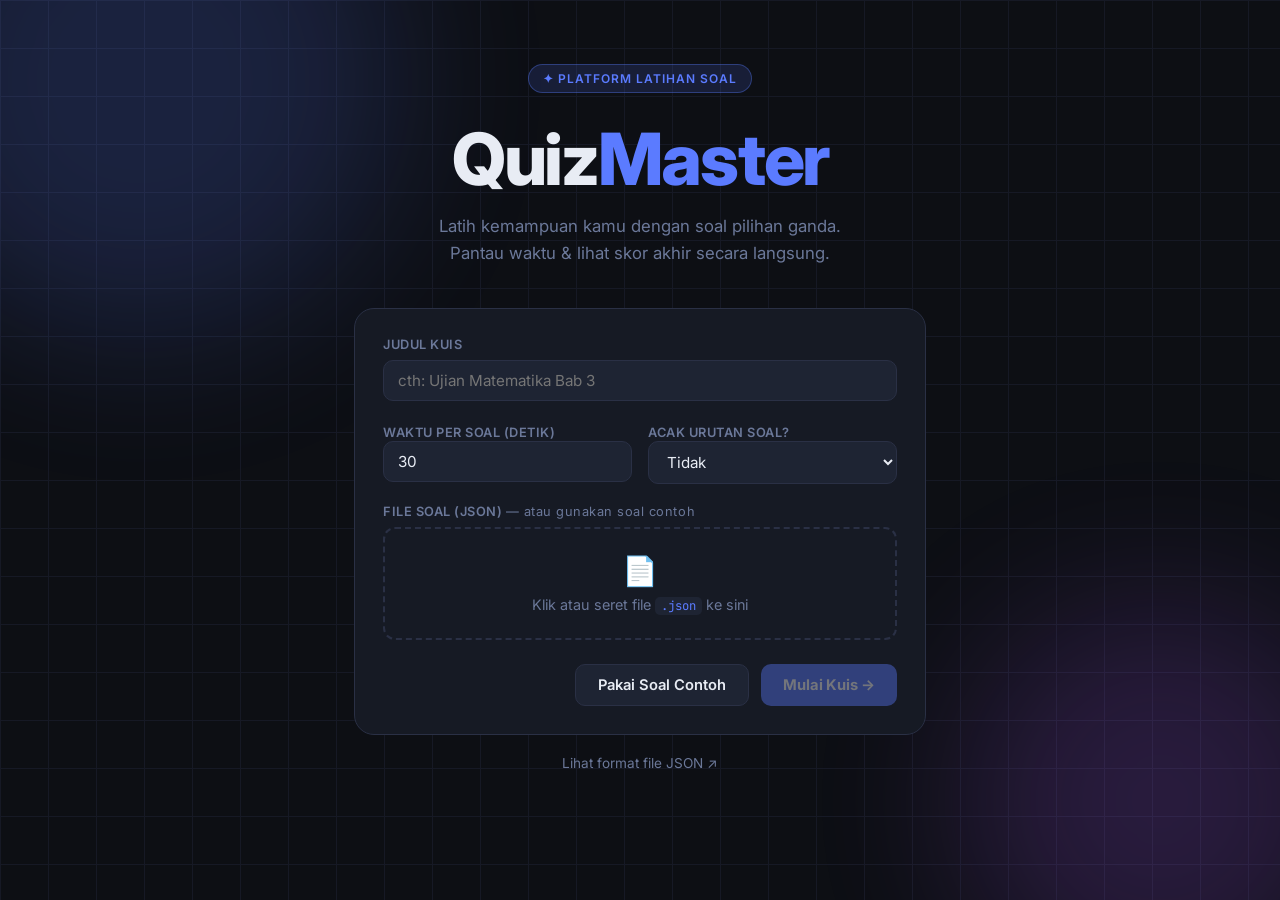
<file: index.html>
<!DOCTYPE html>
<html lang="id">
<head>
  <meta charset="UTF-8" />
  <meta name="viewport" content="width=device-width, initial-scale=1.0" />
  <title>QuizMaster — Latihan Soal</title>
  <link rel="stylesheet" href="style.css" />
  <link rel="preconnect" href="https://fonts.googleapis.com" />
  <link rel="preconnect" href="https://fonts.gstatic.com" crossorigin />
  <link href="https://fonts.googleapis.com/css2?family=Inter:wght@400;500;600;700;800&family=JetBrains+Mono:wght@500&display=swap" rel="stylesheet" />
</head>
<body>

  <!-- ══════════════════════════════════════════ SCREEN: HOME -->
  <div id="screen-home" class="screen active">
    <div class="home-bg">
      <div class="bg-grid"></div>
      <div class="bg-blob blob-1"></div>
      <div class="bg-blob blob-2"></div>
    </div>
    <div class="home-content">
      <div class="badge">✦ Platform Latihan Soal</div>
      <h1 class="home-title">Quiz<span class="accent">Master</span></h1>
      <p class="home-sub">Latih kemampuan kamu dengan soal pilihan ganda.<br />Pantau waktu & lihat skor akhir secara langsung.</p>

      <div class="config-card">
        <div class="config-row">
          <label for="cfg-title">Judul Kuis</label>
          <input id="cfg-title" type="text" placeholder="cth: Ujian Matematika Bab 3" />
        </div>
        <div class="config-row two-col">
          <div>
            <label for="cfg-time">Waktu per soal (detik)</label>
            <input id="cfg-time" type="number" min="5" max="300" value="30" />
          </div>
          <div>
            <label for="cfg-shuffle">Acak urutan soal?</label>
            <select id="cfg-shuffle">
              <option value="no">Tidak</option>
              <option value="yes">Ya</option>
            </select>
          </div>
        </div>
        <div class="config-row">
          <label>File Soal (JSON) <span class="hint">— atau gunakan soal contoh</span></label>
          <div class="file-zone" id="drop-zone">
            <span class="file-icon">📄</span>
            <span id="file-label">Klik atau seret file <code>.json</code> ke sini</span>
            <input type="file" id="file-input" accept=".json" hidden />
          </div>
        </div>
        <div class="config-actions">
          <button class="btn-secondary" id="btn-sample">Pakai Soal Contoh</button>
          <button class="btn-primary" id="btn-start" disabled>Mulai Kuis →</button>
        </div>
      </div>

      <a href="format.html" class="link-format">Lihat format file JSON ↗</a>
    </div>
  </div>

  <!-- ══════════════════════════════════════════ SCREEN: QUIZ -->
  <div id="screen-quiz" class="screen">
    <header class="quiz-header">
      <div class="quiz-meta">
        <span id="quiz-title-bar">Kuis</span>
        <span class="dot">·</span>
        <span id="q-counter">1 / 10</span>
      </div>
      <div class="timer-wrap">
        <svg class="timer-ring" viewBox="0 0 44 44">
          <circle class="ring-bg" cx="22" cy="22" r="18"/>
          <circle class="ring-fg" id="ring-fg" cx="22" cy="22" r="18"/>
        </svg>
        <span id="timer-num">30</span>
      </div>
    </header>

    <div class="progress-bar-wrap">
      <div class="progress-bar" id="progress-bar"></div>
    </div>

    <main class="quiz-body">
      <div class="question-card" id="question-card">
        <p class="q-label" id="q-label">Soal 1</p>
        <h2 class="q-text" id="q-text">Pertanyaan muncul di sini.</h2>
        <div class="options-grid" id="options-grid">
          <!-- injected by JS -->
        </div>
      </div>
    </main>

    <footer class="quiz-footer">
      <button class="btn-ghost" id="btn-prev">← Sebelumnya</button>
      <button class="btn-primary" id="btn-next">Selanjutnya →</button>
    </footer>
  </div>

  <!-- ══════════════════════════════════════════ SCREEN: RESULT -->
  <div id="screen-result" class="screen">
    <div class="result-wrap">
      <div class="result-trophy" id="result-trophy">🏆</div>
      <h2 class="result-title" id="result-title">Kuis Selesai!</h2>
      <p class="result-subtitle" id="result-subtitle">Lihat hasil kamu di bawah ini.</p>

      <div class="score-ring-wrap">
        <svg class="score-ring" viewBox="0 0 120 120">
          <circle class="sr-bg" cx="60" cy="60" r="50"/>
          <circle class="sr-fg" id="sr-fg" cx="60" cy="60" r="50"/>
        </svg>
        <div class="score-center">
          <span class="score-pct" id="score-pct">0%</span>
          <span class="score-label">Skor</span>
        </div>
      </div>

      <div class="stat-row">
        <div class="stat-box correct">
          <span class="stat-num" id="stat-correct">0</span>
          <span class="stat-lbl">Benar</span>
        </div>
        <div class="stat-box wrong">
          <span class="stat-num" id="stat-wrong">0</span>
          <span class="stat-lbl">Salah</span>
        </div>
        <div class="stat-box skip">
          <span class="stat-num" id="stat-skip">0</span>
          <span class="stat-lbl">Dilewati</span>
        </div>
      </div>

      <div class="result-actions">
        <button class="btn-secondary" id="btn-review">Lihat Pembahasan</button>
        <button class="btn-primary" id="btn-restart">Ulangi Kuis →</button>
      </div>
    </div>
  </div>

  <!-- ══════════════════════════════════════════ SCREEN: REVIEW -->
  <div id="screen-review" class="screen">
    <header class="review-header">
      <button class="btn-back" id="btn-back-result">← Kembali ke Hasil</button>
      <h2>Pembahasan Soal</h2>
    </header>
    <div class="review-list" id="review-list">
      <!-- injected by JS -->
    </div>
  </div>

  <script src="app.js"></script>
</body>
</html>
</file>
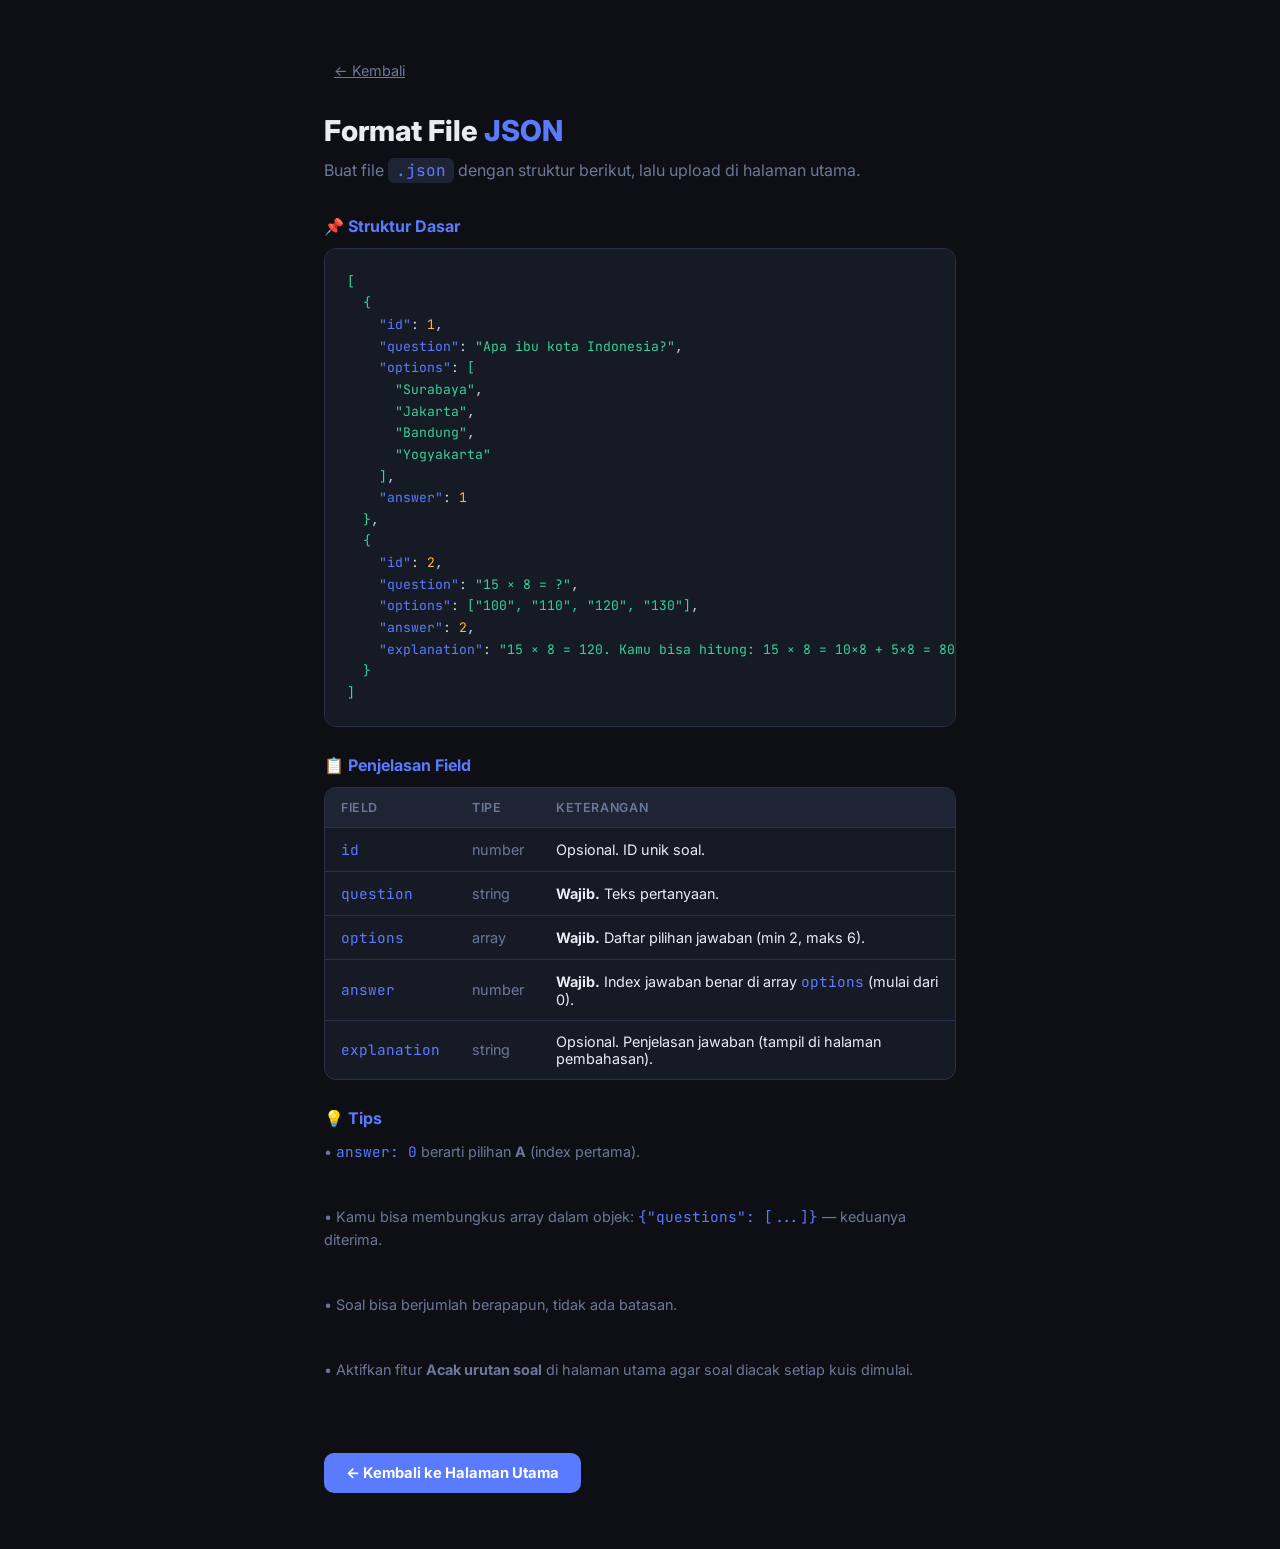
<file: format.html>
<!DOCTYPE html>
<html lang="id">
<head>
  <meta charset="UTF-8" />
  <meta name="viewport" content="width=device-width, initial-scale=1.0" />
  <title>Format JSON — QuizMaster</title>
  <link rel="stylesheet" href="style.css" />
  <link href="https://fonts.googleapis.com/css2?family=Inter:wght@400;500;600;700;800&family=JetBrains+Mono:wght@500&display=swap" rel="stylesheet" />
</head>
<body>
<div class="screen active" style="background:var(--bg);">
  <div class="format-body">
    <a href="index.html" class="btn-back" style="display:inline-block;margin-bottom:28px;">← Kembali</a>
    <h1>Format File <span style="color:var(--accent)">JSON</span></h1>
    <p>Buat file <code style="background:var(--surface2);padding:2px 8px;border-radius:6px;font-family:'JetBrains Mono',monospace;color:var(--accent)">.json</code> dengan struktur berikut, lalu upload di halaman utama.</p>

    <h3>📌 Struktur Dasar</h3>
    <pre><span class="val-str">[</span>
  <span class="val-str">{</span>
    <span class="key">"id"</span>: <span class="val-num">1</span>,
    <span class="key">"question"</span>: <span class="val-str">"Apa ibu kota Indonesia?"</span>,
    <span class="key">"options"</span>: <span class="val-str">[</span>
      <span class="val-str">"Surabaya"</span>,
      <span class="val-str">"Jakarta"</span>,
      <span class="val-str">"Bandung"</span>,
      <span class="val-str">"Yogyakarta"</span>
    <span class="val-str">]</span>,
    <span class="key">"answer"</span>: <span class="val-num">1</span>
  <span class="val-str">}</span>,
  <span class="val-str">{</span>
    <span class="key">"id"</span>: <span class="val-num">2</span>,
    <span class="key">"question"</span>: <span class="val-str">"15 × 8 = ?"</span>,
    <span class="key">"options"</span>: <span class="val-str">["100", "110", "120", "130"]</span>,
    <span class="key">"answer"</span>: <span class="val-num">2</span>,
    <span class="key">"explanation"</span>: <span class="val-str">"15 × 8 = 120. Kamu bisa hitung: 15 × 8 = 10×8 + 5×8 = 80 + 40 = 120."</span>
  <span class="val-str">}</span>
<span class="val-str">]</span></pre>

    <h3>📋 Penjelasan Field</h3>
    <div style="background:var(--surface);border:1px solid var(--border);border-radius:12px;overflow:hidden;margin-bottom:28px;">
      <table style="width:100%;border-collapse:collapse;font-size:.9rem;">
        <thead>
          <tr style="background:var(--surface2);">
            <th style="padding:12px 16px;text-align:left;color:var(--muted);font-weight:600;font-size:.78rem;text-transform:uppercase;letter-spacing:.05em;">Field</th>
            <th style="padding:12px 16px;text-align:left;color:var(--muted);font-weight:600;font-size:.78rem;text-transform:uppercase;letter-spacing:.05em;">Tipe</th>
            <th style="padding:12px 16px;text-align:left;color:var(--muted);font-weight:600;font-size:.78rem;text-transform:uppercase;letter-spacing:.05em;">Keterangan</th>
          </tr>
        </thead>
        <tbody>
          <tr style="border-top:1px solid var(--border)">
            <td style="padding:12px 16px;font-family:'JetBrains Mono',monospace;color:var(--accent)">id</td>
            <td style="padding:12px 16px;color:var(--muted)">number</td>
            <td style="padding:12px 16px">Opsional. ID unik soal.</td>
          </tr>
          <tr style="border-top:1px solid var(--border)">
            <td style="padding:12px 16px;font-family:'JetBrains Mono',monospace;color:var(--accent)">question</td>
            <td style="padding:12px 16px;color:var(--muted)">string</td>
            <td style="padding:12px 16px"><b>Wajib.</b> Teks pertanyaan.</td>
          </tr>
          <tr style="border-top:1px solid var(--border)">
            <td style="padding:12px 16px;font-family:'JetBrains Mono',monospace;color:var(--accent)">options</td>
            <td style="padding:12px 16px;color:var(--muted)">array</td>
            <td style="padding:12px 16px"><b>Wajib.</b> Daftar pilihan jawaban (min 2, maks 6).</td>
          </tr>
          <tr style="border-top:1px solid var(--border)">
            <td style="padding:12px 16px;font-family:'JetBrains Mono',monospace;color:var(--accent)">answer</td>
            <td style="padding:12px 16px;color:var(--muted)">number</td>
            <td style="padding:12px 16px"><b>Wajib.</b> Index jawaban benar di array <code style="color:var(--accent);font-family:'JetBrains Mono',monospace">options</code> (mulai dari 0).</td>
          </tr>
          <tr style="border-top:1px solid var(--border)">
            <td style="padding:12px 16px;font-family:'JetBrains Mono',monospace;color:var(--accent)">explanation</td>
            <td style="padding:12px 16px;color:var(--muted)">string</td>
            <td style="padding:12px 16px">Opsional. Penjelasan jawaban (tampil di halaman pembahasan).</td>
          </tr>
        </tbody>
      </table>
    </div>

    <h3>💡 Tips</h3>
    <div style="display:flex;flex-direction:column;gap:10px;color:var(--muted);font-size:.9rem;line-height:1.6;margin-bottom:40px;">
      <p>• <code style="color:var(--accent);font-family:'JetBrains Mono',monospace">answer: 0</code> berarti pilihan <b>A</b> (index pertama).</p>
      <p>• Kamu bisa membungkus array dalam objek: <code style="color:var(--accent);font-family:'JetBrains Mono',monospace">{"questions": [...]}</code> — keduanya diterima.</p>
      <p>• Soal bisa berjumlah berapapun, tidak ada batasan.</p>
      <p>• Aktifkan fitur <b>Acak urutan soal</b> di halaman utama agar soal diacak setiap kuis dimulai.</p>
    </div>

    <a href="index.html" class="btn-primary" style="text-decoration:none;display:inline-block;">← Kembali ke Halaman Utama</a>
  </div>
</div>
</body>
</html>
</file>
<file: style.css>
/* ═══════════════════════════════════════════════
   QuizMaster — Style
   ═══════════════════════════════════════════════ */

*, *::before, *::after { box-sizing: border-box; margin: 0; padding: 0; }

:root {
  --bg:        #0d0f14;
  --surface:   #161a24;
  --surface2:  #1e2433;
  --border:    #2a3045;
  --accent:    #5b7bff;
  --accent-glow: rgba(91,123,255,.25);
  --green:     #34d399;
  --red:       #f87171;
  --yellow:    #fbbf24;
  --text:      #e8ecf4;
  --muted:     #6b7899;
  --radius:    14px;
  --font:      'Inter', sans-serif;
  --mono:      'JetBrains Mono', monospace;
}

html { scroll-behavior: smooth; }

body {
  font-family: var(--font);
  background: var(--bg);
  color: var(--text);
  min-height: 100vh;
  overflow-x: hidden;
}

/* ── Screens ─────────────────────────────────── */
.screen { display: none; min-height: 100vh; }
.screen.active { display: flex; flex-direction: column; }

/* ══════════════════ HOME ══════════════════════ */
.home-bg {
  position: fixed; inset: 0; z-index: 0;
  overflow: hidden; pointer-events: none;
}
.bg-grid {
  position: absolute; inset: 0;
  background-image:
    linear-gradient(var(--border) 1px, transparent 1px),
    linear-gradient(90deg, var(--border) 1px, transparent 1px);
  background-size: 48px 48px;
  opacity: .35;
}
.bg-blob {
  position: absolute; border-radius: 50%;
  filter: blur(80px); opacity: .18;
}
.blob-1 {
  width: 520px; height: 520px;
  background: var(--accent);
  top: -180px; left: -120px;
}
.blob-2 {
  width: 400px; height: 400px;
  background: #a855f7;
  bottom: -100px; right: -80px;
}

.home-content {
  position: relative; z-index: 1;
  max-width: 620px; margin: 0 auto;
  padding: 64px 24px 80px;
  display: flex; flex-direction: column;
  align-items: center; text-align: center;
}

.badge {
  display: inline-block;
  background: rgba(91,123,255,.15);
  border: 1px solid rgba(91,123,255,.35);
  color: var(--accent);
  font-size: .75rem; font-weight: 600;
  letter-spacing: .08em; text-transform: uppercase;
  padding: 6px 14px; border-radius: 999px;
  margin-bottom: 28px;
}

.home-title {
  font-size: clamp(2.8rem, 8vw, 4.5rem);
  font-weight: 800;
  line-height: 1.05;
  letter-spacing: -.03em;
  margin-bottom: 16px;
}
.home-title .accent { color: var(--accent); }

.home-sub {
  color: var(--muted);
  font-size: 1.05rem;
  line-height: 1.65;
  margin-bottom: 40px;
}

/* Config card */
.config-card {
  width: 100%;
  background: var(--surface);
  border: 1px solid var(--border);
  border-radius: 20px;
  padding: 28px;
  text-align: left;
  display: flex; flex-direction: column; gap: 20px;
}

.config-row { display: flex; flex-direction: column; gap: 8px; }
.config-row.two-col {
  display: grid; grid-template-columns: 1fr 1fr; gap: 16px;
}

label {
  font-size: .8rem; font-weight: 600;
  color: var(--muted); letter-spacing: .04em; text-transform: uppercase;
}
label .hint { font-weight: 400; text-transform: none; }

input[type="text"],
input[type="number"],
select {
  background: var(--surface2);
  border: 1px solid var(--border);
  border-radius: 10px;
  color: var(--text);
  font-family: var(--font);
  font-size: .95rem;
  padding: 10px 14px;
  outline: none;
  transition: border-color .2s;
  width: 100%;
}
input:focus, select:focus { border-color: var(--accent); }
select option { background: var(--surface2); }

/* File drop zone */
.file-zone {
  border: 2px dashed var(--border);
  border-radius: 12px;
  padding: 24px 16px;
  display: flex; flex-direction: column;
  align-items: center; gap: 8px;
  cursor: pointer;
  transition: border-color .2s, background .2s;
}
.file-zone:hover, .file-zone.drag-over {
  border-color: var(--accent);
  background: rgba(91,123,255,.06);
}
.file-icon { font-size: 1.8rem; }
#file-label { font-size: .9rem; color: var(--muted); }
#file-label code {
  background: var(--surface2); padding: 1px 6px; border-radius: 5px;
  font-family: var(--mono); font-size: .85em; color: var(--accent);
}

.config-actions {
  display: flex; gap: 12px; justify-content: flex-end; margin-top: 4px;
}

.link-format {
  margin-top: 20px;
  font-size: .85rem; color: var(--muted);
  text-decoration: none;
  transition: color .2s;
}
.link-format:hover { color: var(--accent); }

/* ══════════════════ QUIZ ═══════════════════════ */
.quiz-header {
  display: flex; align-items: center;
  justify-content: space-between;
  padding: 18px 28px;
  background: var(--surface);
  border-bottom: 1px solid var(--border);
  position: sticky; top: 0; z-index: 10;
}
.quiz-meta {
  display: flex; align-items: center; gap: 10px;
  font-size: .95rem; font-weight: 600;
}
.quiz-meta .dot { color: var(--border); }
#quiz-title-bar { color: var(--muted); }
#q-counter { color: var(--text); font-family: var(--mono); font-size: .9rem; }

/* Timer ring */
.timer-wrap {
  position: relative; width: 44px; height: 44px;
  display: flex; align-items: center; justify-content: center;
}
.timer-ring { position: absolute; inset: 0; transform: rotate(-90deg); }
.ring-bg { fill: none; stroke: var(--border); stroke-width: 3; }
.ring-fg {
  fill: none; stroke: var(--accent); stroke-width: 3;
  stroke-linecap: round;
  stroke-dasharray: 113;
  stroke-dashoffset: 0;
  transition: stroke-dashoffset .9s linear, stroke .3s;
}
#timer-num {
  font-family: var(--mono); font-size: .85rem; font-weight: 600;
  position: relative; z-index: 1;
}

.progress-bar-wrap {
  height: 3px; background: var(--border);
}
.progress-bar {
  height: 100%; background: var(--accent);
  transition: width .4s ease;
}

.quiz-body {
  flex: 1; display: flex;
  align-items: flex-start; justify-content: center;
  padding: 40px 24px;
}

.question-card {
  width: 100%; max-width: 700px;
  animation: fadeUp .3s ease;
}

@keyframes fadeUp {
  from { opacity: 0; transform: translateY(16px); }
  to   { opacity: 1; transform: translateY(0); }
}

.q-label {
  font-size: .78rem; font-weight: 700; text-transform: uppercase;
  letter-spacing: .08em; color: var(--accent); margin-bottom: 12px;
}
.q-text {
  font-size: clamp(1.1rem, 2.5vw, 1.35rem);
  font-weight: 600; line-height: 1.55;
  margin-bottom: 32px;
}

.options-grid {
  display: grid;
  grid-template-columns: 1fr 1fr;
  gap: 14px;
}
@media (max-width: 520px) { .options-grid { grid-template-columns: 1fr; } }

.option-btn {
  position: relative; display: flex;
  align-items: flex-start; gap: 14px;
  background: var(--surface);
  border: 1.5px solid var(--border);
  border-radius: var(--radius);
  padding: 16px 18px;
  cursor: pointer;
  text-align: left;
  color: var(--text);
  font-family: var(--font);
  font-size: .95rem;
  line-height: 1.45;
  transition: border-color .18s, background .18s, transform .12s;
}
.option-btn:hover:not(:disabled) {
  border-color: var(--accent);
  background: rgba(91,123,255,.08);
  transform: translateY(-1px);
}
.option-key {
  flex-shrink: 0;
  width: 28px; height: 28px;
  border-radius: 8px;
  background: var(--surface2);
  border: 1px solid var(--border);
  display: flex; align-items: center; justify-content: center;
  font-family: var(--mono); font-size: .8rem; font-weight: 700;
  color: var(--muted);
  transition: background .18s, color .18s, border-color .18s;
  margin-top: 1px;
}
.option-btn.selected {
  border-color: var(--accent);
  background: rgba(91,123,255,.12);
}
.option-btn.selected .option-key {
  background: var(--accent); color: #fff; border-color: var(--accent);
}
.option-btn.correct {
  border-color: var(--green);
  background: rgba(52,211,153,.1);
}
.option-btn.correct .option-key {
  background: var(--green); color: #0d0f14; border-color: var(--green);
}
.option-btn.wrong {
  border-color: var(--red);
  background: rgba(248,113,113,.1);
}
.option-btn.wrong .option-key {
  background: var(--red); color: #fff; border-color: var(--red);
}
.option-btn:disabled { cursor: default; }

.quiz-footer {
  display: flex; justify-content: space-between; align-items: center;
  padding: 18px 28px;
  border-top: 1px solid var(--border);
  background: var(--surface);
}

/* ══════════════════ RESULT ═════════════════════ */
#screen-result {
  align-items: center; justify-content: center;
}
.result-wrap {
  max-width: 480px; width: 100%;
  padding: 60px 24px;
  display: flex; flex-direction: column;
  align-items: center; text-align: center;
}
.result-trophy { font-size: 3.5rem; margin-bottom: 16px; }
.result-title {
  font-size: 2rem; font-weight: 800; margin-bottom: 8px;
}
.result-subtitle { color: var(--muted); margin-bottom: 40px; }

/* Score ring */
.score-ring-wrap {
  position: relative; width: 140px; height: 140px;
  display: flex; align-items: center; justify-content: center;
  margin-bottom: 36px;
}
.score-ring { position: absolute; inset: 0; transform: rotate(-90deg); }
.sr-bg { fill: none; stroke: var(--surface2); stroke-width: 8; }
.sr-fg {
  fill: none; stroke: var(--accent); stroke-width: 8;
  stroke-linecap: round;
  stroke-dasharray: 314;
  stroke-dashoffset: 314;
  transition: stroke-dashoffset 1.2s cubic-bezier(.4,0,.2,1), stroke .4s;
}
.score-center {
  position: relative; z-index: 1;
  display: flex; flex-direction: column; align-items: center;
}
.score-pct { font-size: 2rem; font-weight: 800; font-family: var(--mono); }
.score-label { font-size: .75rem; color: var(--muted); text-transform: uppercase; letter-spacing: .06em; }

.stat-row {
  display: flex; gap: 16px; margin-bottom: 40px;
}
.stat-box {
  flex: 1; padding: 18px 12px;
  border-radius: var(--radius);
  border: 1.5px solid var(--border);
  display: flex; flex-direction: column;
  align-items: center; gap: 6px;
}
.stat-box.correct { border-color: var(--green); background: rgba(52,211,153,.07); }
.stat-box.wrong   { border-color: var(--red);   background: rgba(248,113,113,.07); }
.stat-box.skip    { border-color: var(--yellow); background: rgba(251,191,36,.07); }

.stat-num {
  font-size: 1.8rem; font-weight: 800; font-family: var(--mono);
}
.stat-box.correct .stat-num { color: var(--green); }
.stat-box.wrong   .stat-num { color: var(--red);   }
.stat-box.skip    .stat-num { color: var(--yellow); }
.stat-lbl { font-size: .8rem; color: var(--muted); }

.result-actions {
  display: flex; gap: 12px; flex-wrap: wrap; justify-content: center;
}

/* ══════════════════ REVIEW ═════════════════════ */
.review-header {
  display: flex; align-items: center; gap: 16px;
  padding: 20px 28px;
  border-bottom: 1px solid var(--border);
  background: var(--surface);
  position: sticky; top: 0; z-index: 10;
}
.review-header h2 { font-size: 1.1rem; font-weight: 700; }

.review-list {
  max-width: 720px; margin: 0 auto;
  padding: 32px 24px;
  display: flex; flex-direction: column; gap: 24px;
}

.review-item {
  background: var(--surface);
  border: 1.5px solid var(--border);
  border-radius: 16px;
  padding: 22px 24px;
}
.review-item.ri-correct { border-color: var(--green); }
.review-item.ri-wrong   { border-color: var(--red);   }
.review-item.ri-skip    { border-color: var(--yellow); }

.ri-header {
  display: flex; justify-content: space-between;
  align-items: flex-start; margin-bottom: 12px;
}
.ri-num {
  font-size: .78rem; font-weight: 700; text-transform: uppercase;
  letter-spacing: .08em; color: var(--muted);
}
.ri-badge {
  font-size: .75rem; font-weight: 700; padding: 3px 10px;
  border-radius: 999px;
}
.ri-correct .ri-badge { background: rgba(52,211,153,.15); color: var(--green); }
.ri-wrong   .ri-badge { background: rgba(248,113,113,.15); color: var(--red);   }
.ri-skip    .ri-badge { background: rgba(251,191,36,.15);  color: var(--yellow); }

.ri-question { font-weight: 600; margin-bottom: 14px; line-height: 1.5; }
.ri-options { display: flex; flex-direction: column; gap: 8px; margin-bottom: 14px; }
.ri-opt {
  padding: 9px 14px; border-radius: 9px;
  font-size: .9rem; line-height: 1.4;
  border: 1.5px solid var(--border);
}
.ri-opt.correct-ans { border-color: var(--green); background: rgba(52,211,153,.1); color: var(--green); font-weight: 600; }
.ri-opt.user-wrong  { border-color: var(--red);   background: rgba(248,113,113,.1); color: var(--red); }

/* ══════════════════ BUTTONS ════════════════════ */
.btn-primary {
  background: var(--accent);
  color: #fff;
  border: none; border-radius: 10px;
  padding: 11px 22px;
  font-family: var(--font); font-size: .92rem; font-weight: 700;
  cursor: pointer;
  transition: opacity .2s, transform .1s, box-shadow .2s;
  box-shadow: 0 0 0 0 var(--accent-glow);
}
.btn-primary:hover:not(:disabled) {
  opacity: .9; transform: translateY(-1px);
  box-shadow: 0 0 18px var(--accent-glow);
}
.btn-primary:disabled { opacity: .4; cursor: not-allowed; }

.btn-secondary {
  background: var(--surface2);
  color: var(--text);
  border: 1.5px solid var(--border);
  border-radius: 10px;
  padding: 11px 22px;
  font-family: var(--font); font-size: .92rem; font-weight: 600;
  cursor: pointer;
  transition: border-color .2s, background .2s;
}
.btn-secondary:hover { border-color: var(--accent); background: rgba(91,123,255,.08); }

.btn-ghost {
  background: none; border: none;
  color: var(--muted); cursor: pointer;
  font-family: var(--font); font-size: .9rem;
  padding: 8px 12px; border-radius: 8px;
  transition: color .2s, background .2s;
}
.btn-ghost:hover { color: var(--text); background: var(--surface2); }

.btn-back {
  background: none; border: none;
  color: var(--muted); cursor: pointer;
  font-family: var(--font); font-size: .9rem;
  padding: 6px 10px; border-radius: 8px;
  transition: color .2s, background .2s;
}
.btn-back:hover { color: var(--text); background: var(--surface2); }

/* ══════════════════ FORMAT PAGE ════════════════ */
.format-body {
  max-width: 680px; margin: 0 auto;
  padding: 56px 24px;
}
.format-body h1 { font-size: 1.8rem; font-weight: 800; margin-bottom: 10px; }
.format-body p  { color: var(--muted); margin-bottom: 32px; line-height: 1.6; }
.format-body h3 { font-size: 1rem; font-weight: 700; margin-bottom: 12px; color: var(--accent); }
pre {
  background: var(--surface);
  border: 1px solid var(--border);
  border-radius: 12px;
  padding: 22px;
  overflow-x: auto;
  font-family: var(--mono);
  font-size: .82rem;
  line-height: 1.65;
  color: #c9d1e0;
  margin-bottom: 28px;
}
.key { color: #5b7bff; }
.val-str { color: #34d399; }
.val-num { color: #fbbf24; }
.val-bool { color: #f472b6; }

/* ══════════════════ TOAST ══════════════════════ */
.toast {
  position: fixed; bottom: 24px; left: 50%;
  transform: translateX(-50%) translateY(20px);
  background: var(--surface2);
  border: 1px solid var(--border);
  border-radius: 10px;
  padding: 12px 22px;
  font-size: .9rem; font-weight: 600;
  opacity: 0; pointer-events: none;
  transition: opacity .25s, transform .25s;
  z-index: 99;
}
.toast.show { opacity: 1; transform: translateX(-50%) translateY(0); }

/* ══════════════════ RESPONSIVE ══════════════════ */
@media (max-width: 520px) {
  .quiz-header { padding: 14px 16px; }
  .quiz-footer { padding: 14px 16px; }
  .config-row.two-col { grid-template-columns: 1fr; }
  .config-actions { flex-direction: column; }
  .result-actions { flex-direction: column; }
}
</file>
